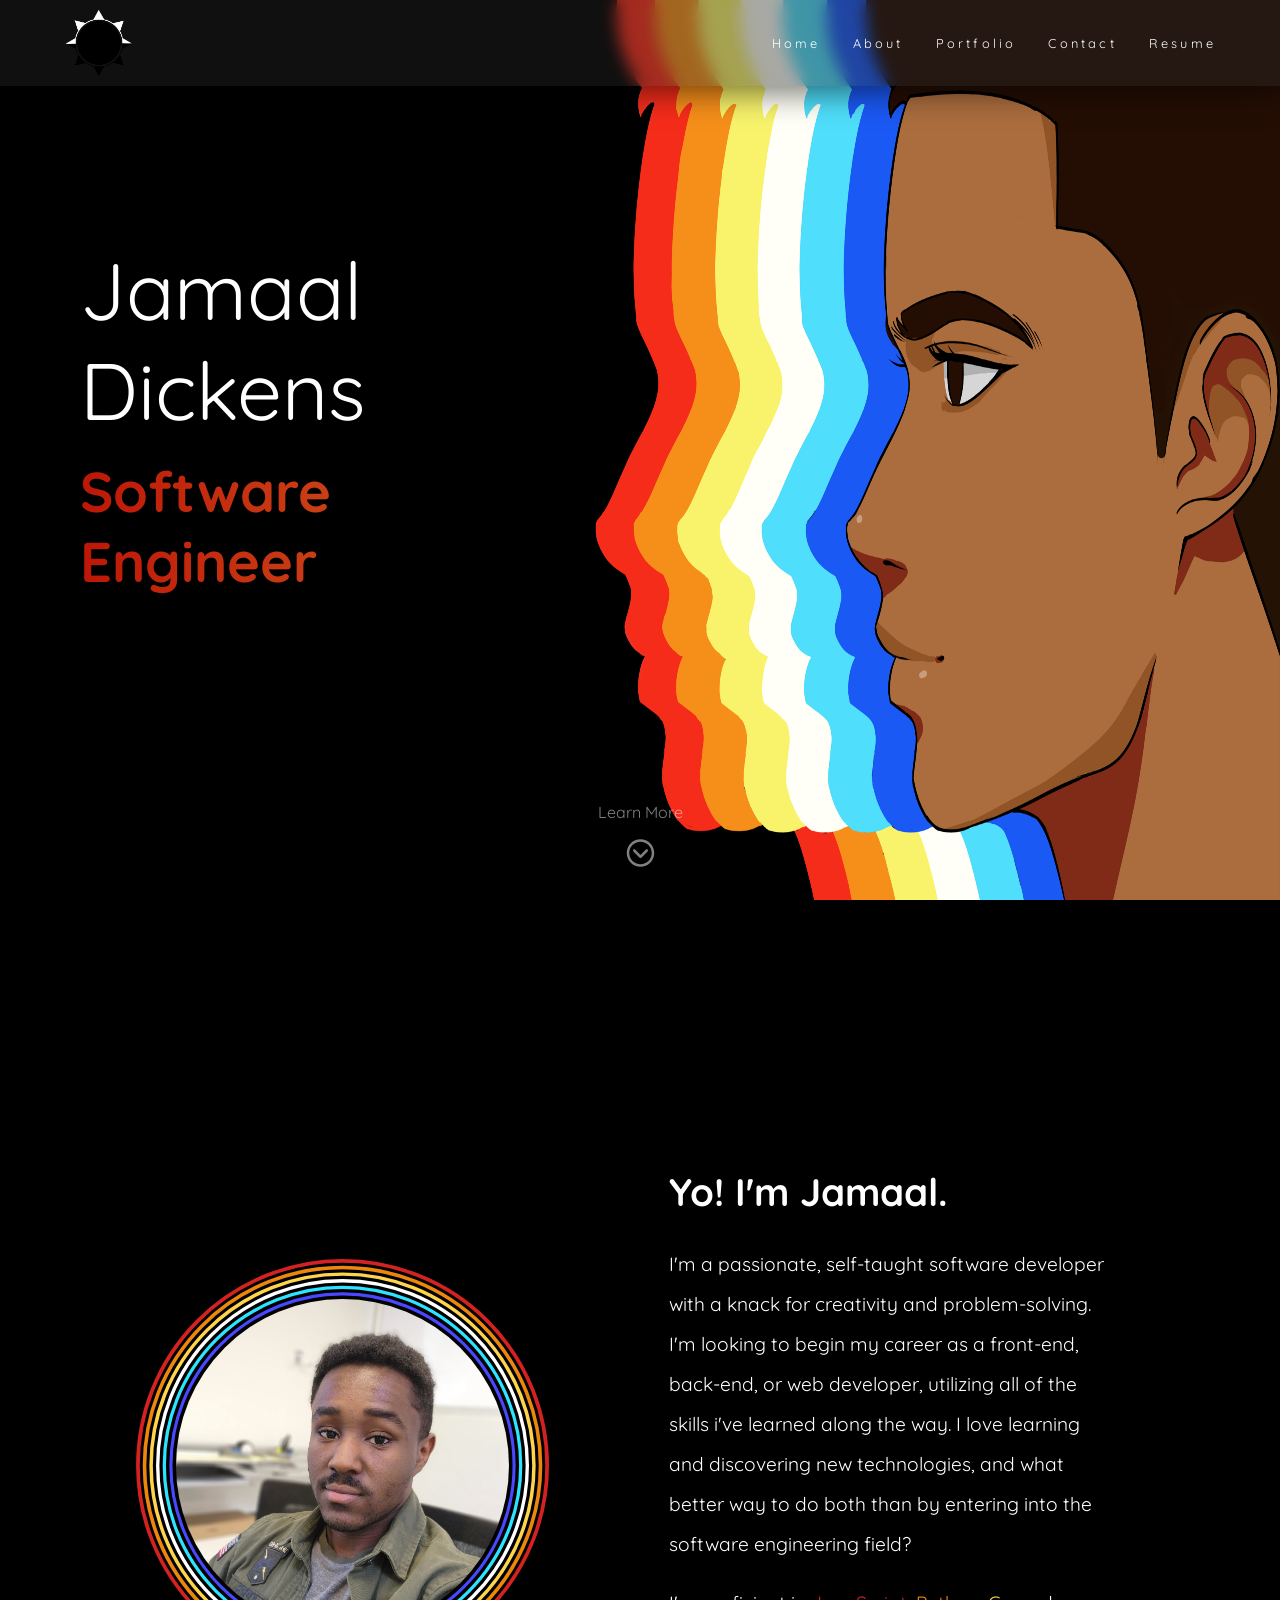
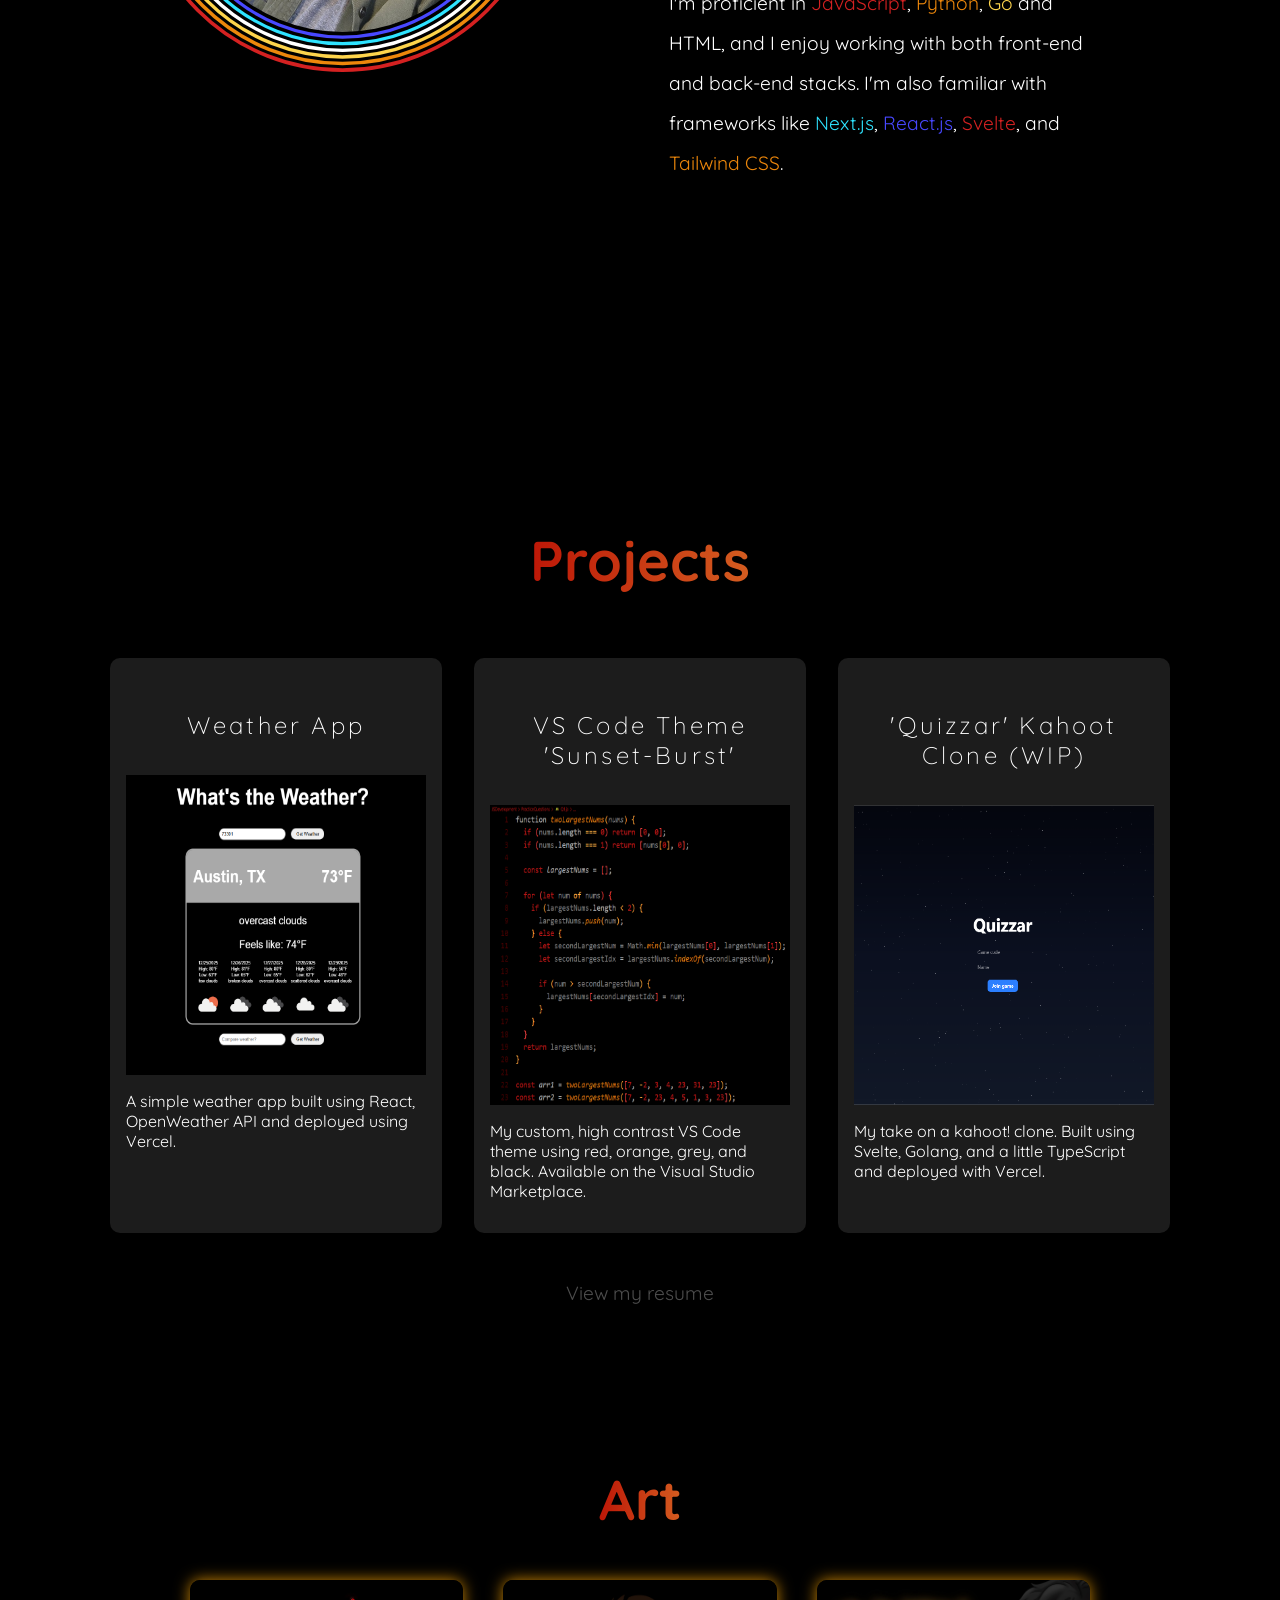
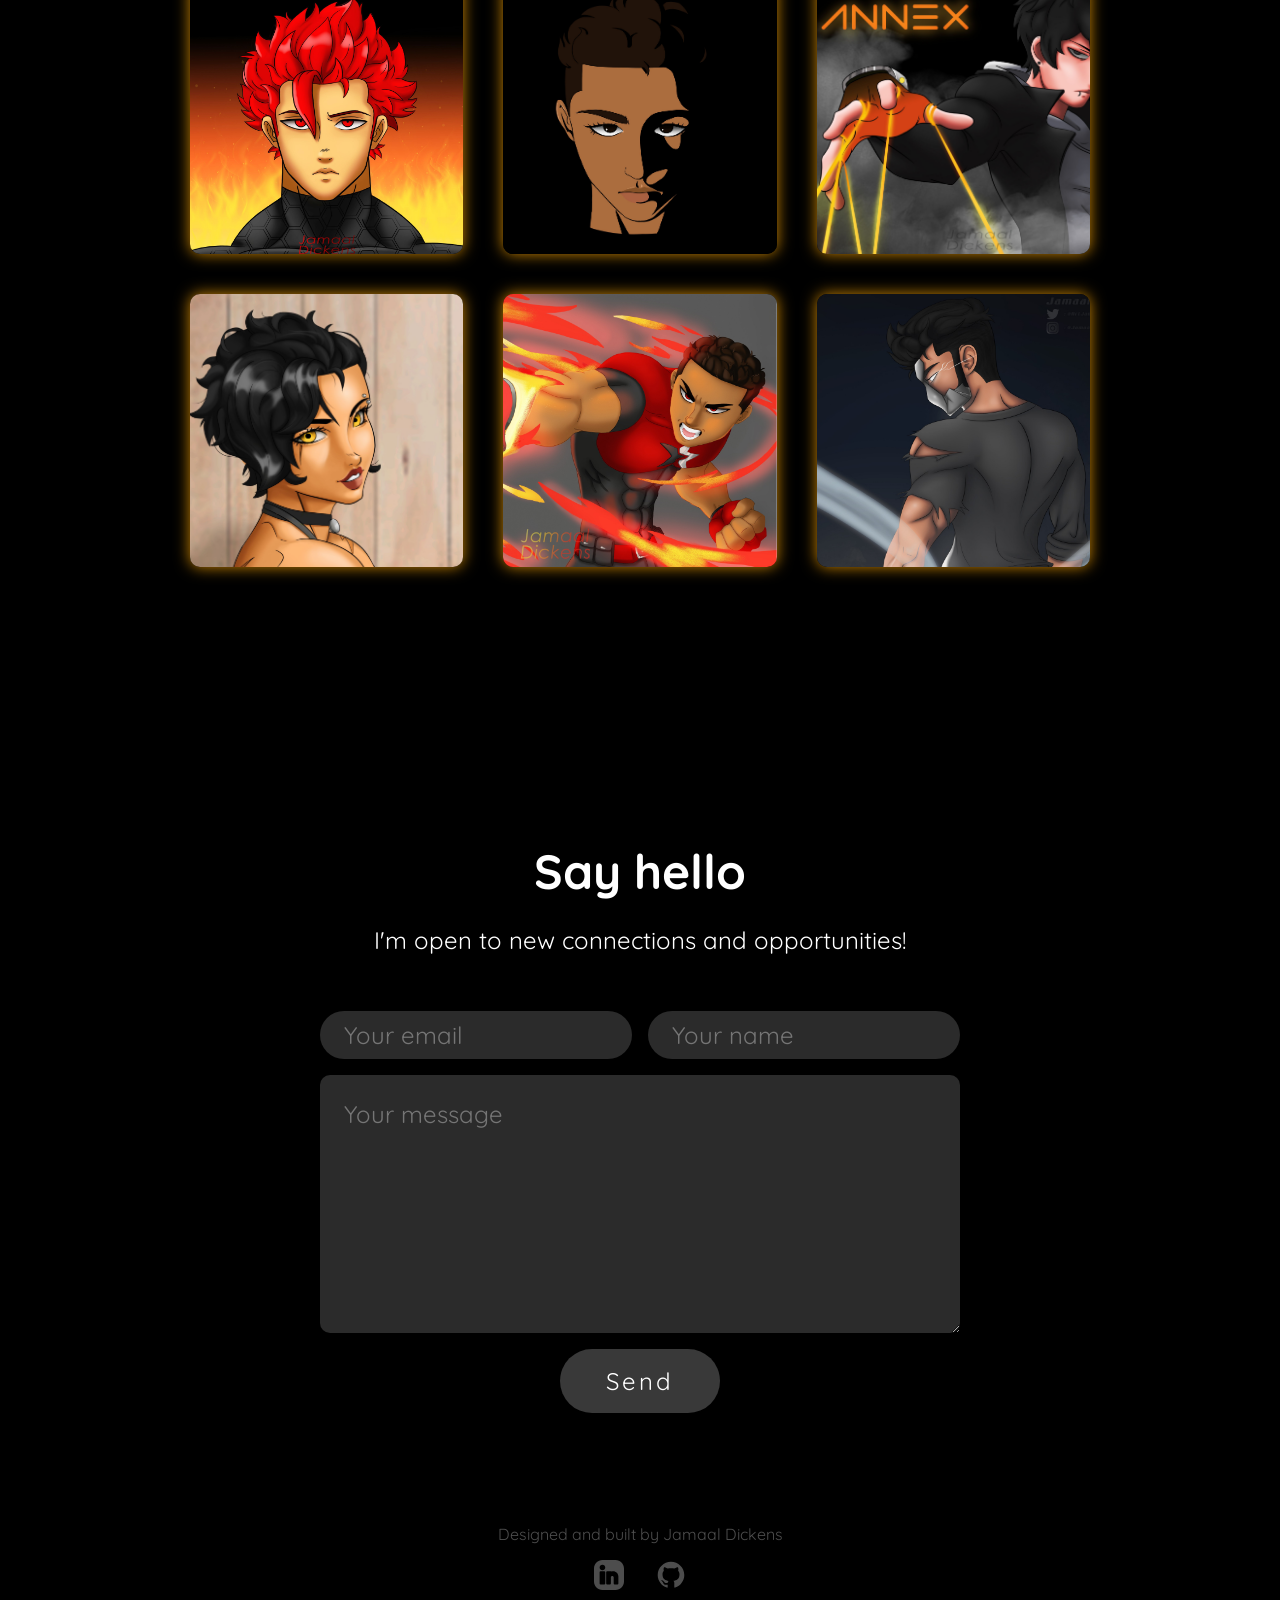
<file: index.html>
<!DOCTYPE html>
<html lang="en">
  <head>
    <meta charset="UTF-8" />
    <meta name="viewport" content="width=device-width, initial-scale=1.0" />
    <link rel="stylesheet" href="style.css" />
    <link rel="icon" type="image/png" href="pics/favicon.png">
    <title>Jamaal Dickens</title>
  </head>

  <body class="body">
    <section id="home">
      <div class="center">
        <header class="header">
          <p class="me">Jamaal Dickens</p>
          <h1 class="my-title">Software Engineer</h1>

          <a href="#about" class="learn-more">
            <p>Learn More</p>
            <svg class="chevron" viewBox="0 0 24 24" aria-hidden="true">
              <path
                d="M3 12C3 7.02944 7.02944 3 12 3C16.9706 3 21 7.02944 21 12C21 16.9706 16.9706 21 12 21C7.02944 21 3 16.9706 3 12ZM12 1C5.92487 1 1 5.92487 1 12C1 18.0751 5.92487 23 12 23C18.0751 23 23 18.0751 23 12C23 5.92487 18.0751 1 12 1ZM7.70711 9.29289C7.31658 8.90237 6.68342 8.90237 6.29289 9.29289C5.90237 9.68342 5.90237 10.3166 6.29289 10.7071L11.2929 15.7071C11.6834 16.0976 12.3166 16.0976 12.7071 15.7071L17.7071 10.7071C18.0976 10.3166 18.0976 9.68342 17.7071 9.29289C17.3166 8.90237 16.6834 8.90237 16.2929 9.29289L12 13.5858L7.70711 9.29289Z"
              />
            </svg>
          </a>
        </header>
      </div>
    </section>

    <div class="nav-bar">
      <nav class="main-links">
        <a href="#home" class="main-link-btn logo"></a>
        <a href="#home" class="main-link-btn">Home</a>
        <a href="#about" class="main-link-btn">About</a>
        <a href="#portfolio" class="main-link-btn">Portfolio</a>
        <a href="#contact" class="main-link-btn">Contact</a>
        <a href="SE Resume.pdf" target="_blank" class="main-link-btn">Resume</a>
      </nav>
    </div>

    <section id="about">
      <div class="about-me">
        <div class="profile-wrap">
          <img src="pics/Me.jpg" alt="" class="profile-pic" />
          <div class="ring ring-1"><div class="inner-ring"></div></div>
          <div class="ring ring-2"><div class="inner-ring"></div></div>
          <div class="ring ring-3"><div class="inner-ring"></div></div>
          <div class="ring ring-4"><div class="inner-ring"></div></div>
          <div class="ring ring-5"><div class="inner-ring"></div></div>
          <div class="ring ring-6"><div class="inner-ring"></div></div>
        </div>

        <div class="description">
          <h2>Yo! I'm Jamaal.</h2>
          <p>
            I'm a passionate, self-taught software developer with a knack for
            creativity and problem-solving. I'm looking to begin my career as a
            front-end, back-end, or web developer, utilizing all of the skills
            i've learned along the way. I love learning and discovering new
            technologies, and what better way to do both than by entering into
            the software engineering field?
          </p>
          <p>
            I'm proficient in
            <span style="color: rgb(212, 33, 33)">JavaScript</span>,
            <span style="color: rgb(237, 135, 11)">Python</span>,
            <span style="color: rgb(253, 212, 76)">Go</span> and HTML, and I
            enjoy working with both front-end and back-end stacks. I'm also
            familiar with frameworks like
            <span style="color: rgb(46, 227, 255)">Next.js</span>,
            <span style="color: rgb(72, 72, 255)">React.js</span>,
            <span style="color: rgb(212, 33, 33)">Svelte</span>, and
            <span style="color: rgb(237, 135, 11)">Tailwind CSS</span>.
          </p>
        </div>
      </div>
    </section>

    <section id="portfolio">
      <h1>Projects</h1>

      <div class="card-list">
        <a
          href="https://github.com/Ecliperr/weatherapp"
          target="_blank"
          rel="noopener noreferrer"
          class="card"
        >
          <h2>Weather App</h2>
          <img style="width: 300px; height: 300px" src="pics/WeatherApp.png" />
          <p>
            A simple weather app built using React, OpenWeather API and deployed
            using Vercel.
          </p>
        </a>

        <a
          href="https://marketplace.visualstudio.com/items?itemName=Ecliperr.sunset-burst"
          target="_blank"
          rel="noopener noreferrer"
          class="card"
        >
          <h2>VS Code Theme 'Sunset-Burst'</h2>
          <img style="width: 300px; height: 300px" src="pics/js.png" />
          <p>
            My custom, high contrast VS Code theme using red, orange, grey, and
            black. Available on the Visual Studio Marketplace.
          </p>
        </a>

        <a href="" target="_blank" rel="noopener noreferrer" class="card">
          <h2>'Quizzar' Kahoot Clone (WIP)</h2>
          <img style="width: 300px; height: 300px" src="pics/quizzar.png" />
          <p>
            My take on a kahoot! clone. Built using Svelte, Golang, and a little
            TypeScript and deployed with Vercel.
          </p>
        </a>
      </div>

      <a
        href="SE Resume.pdf"
        target="_blank"
        rel="noopener noreferrer"
        class="resume"
        >View my resume</a
      >
    </section>

    <section id="art">
      <h1>Art</h1>
      
      <div class="grid-container">
        <a
          href="https://www.artstation.com/artwork/2xk3oa"
          target="_blank"
          class="grid-item item-1"
        ></a>
        <a
          href="https://www.artstation.com/artwork/YKPRXq"
          target="_blank"
          class="grid-item item-2"
        ></a>
        <a
          href="https://www.artstation.com/artwork/e0EoJX"
          target="_blank"
          class="grid-item item-3"
        ></a>
        <a
          href="https://www.artstation.com/artwork/PoBvd3"
          target="_blank"
          class="grid-item item-4"
        ></a>
        <a
          href="https://www.artstation.com/artwork/5XPEXz"
          target="_blank"
          class="grid-item item-5"
        ></a>
        <a
          href="https://www.artstation.com/artwork/ykLwgK"
          target="_blank"
          class="grid-item item-6"
        ></a>
      </div>
    </section>

    <section id="contact">
      <div class="contact-content">
        <h2>Say hello</h2>
        <p>I'm open to new connections and opportunities!</p>
        <form
          action="https://api.web3forms.com/submit"
          method="POST"
          class="contact-form"
        >
          <div class="input-row">
            <input
              type="hidden"
              name="access_key"
              value="062c0c7b-817e-41ab-b730-bb58b81996f3"
            />
            <input
              type="text"
              name="email "
              placeholder="Your email"
              required
            />
            <input type="text" name="name" placeholder="Your name" required />
          </div>
          <textarea
            rows="7"
            cols="45"
            name="message"
            placeholder="Your message"
            required
          ></textarea>
          <button class="btn" type="submit">Send</button>
        </form>
      </div>

      <footer>
        <a href="https://github.com/Ecliperr/PortfolioSite" target="_blank" class="repo-link"
          >Designed and built by Jamaal Dickens</a
        >
        <div class="social-links">
          <a
            href="https://linkedin.com/in/jamaal-dickens-04a477217"
            target="_blank"
            class="social-links"
          >
            <svg class="social-link" viewBox="0 0 32 32">
              <path
                d="M23,0H9C4,0,0,4,0,9v14c0,5,4,9,9,9h14c5,0,9-4,9-9V9C32,4,28,0,23,0z M12,25c0,0.6-0.4,1-1,1H7c-0.6,0-1-0.4-1-1V13
	            c0-0.6,0.4-1,1-1h4c0.6,0,1,0.4,1,1V25z M9,11c-1.7,0-3-1.3-3-3s1.3-3,3-3s3,1.3,3,3S10.7,11,9,11z M26,25c0,0.6-0.4,1-1,1h-3
	            c-0.6,0-1-0.4-1-1v-3.5v-1v-2c0-0.8-0.7-1.5-1.5-1.5S18,17.7,18,18.5v2v1V25c0,0.6-0.4,1-1,1h-3c-0.6,0-1-0.4-1-1V13
	            c0-0.6,0.4-1,1-1h4c0.3,0,0.5,0.1,0.7,0.3c0.6-0.2,1.2-0.3,1.8-0.3c3,0,5.5,2.5,5.5,5.5V25z"
              />
            </svg>
          </a>
          <a
            href="https://github.com/Ecliperr"
            target="_blank"
            class="social-links"
          >
            <svg class="social-link" viewBox="0 0 15 15">
              <path
                d="M7.49936 0.850006C3.82767 0.850006 0.849976 3.8273 0.849976 7.50023C0.849976 10.4379 2.75523 12.9306 5.39775 13.8104C5.73047 13.8712 5.85171 13.6658 5.85171 13.4895C5.85171 13.3315 5.846 12.9135 5.84273 12.3587C3.99301 12.7604 3.60273 11.4671 3.60273 11.4671C3.30022 10.6988 2.86423 10.4942 2.86423 10.4942C2.26044 10.0819 2.90995 10.0901 2.90995 10.0901C3.57742 10.137 3.9285 10.7755 3.9285 10.7755C4.52167 11.7916 5.48512 11.4981 5.86396 11.3279C5.92438 10.8984 6.09625 10.6053 6.28608 10.4391C4.80948 10.2709 3.25695 9.70063 3.25695 7.15241C3.25695 6.42615 3.51618 5.83298 3.94157 5.368C3.87299 5.1998 3.64478 4.52375 4.00689 3.60807C4.00689 3.60807 4.56494 3.42926 5.83538 4.28941C6.36568 4.14204 6.93477 4.06856 7.50018 4.0657C8.06518 4.06856 8.63386 4.14204 9.16498 4.28941C10.4346 3.42926 10.9918 3.60807 10.9918 3.60807C11.3548 4.52375 11.1266 5.1998 11.0584 5.368C11.4846 5.83298 11.7418 6.42615 11.7418 7.15241C11.7418 9.70716 10.1868 10.2693 8.70571 10.4338C8.94412 10.6392 9.15681 11.045 9.15681 11.6655C9.15681 12.5542 9.14865 13.2715 9.14865 13.4895C9.14865 13.6675 9.26867 13.8745 9.60588 13.8095C12.2464 12.9282 14.15 10.4375 14.15 7.50023C14.15 3.8273 11.1723 0.850006 7.49936 0.850006Z"
              />
            </svg>
          </a>
        </div>
      </footer>
    </section>

    <script src="script.js"></script>
  </body>
</html>
</file>
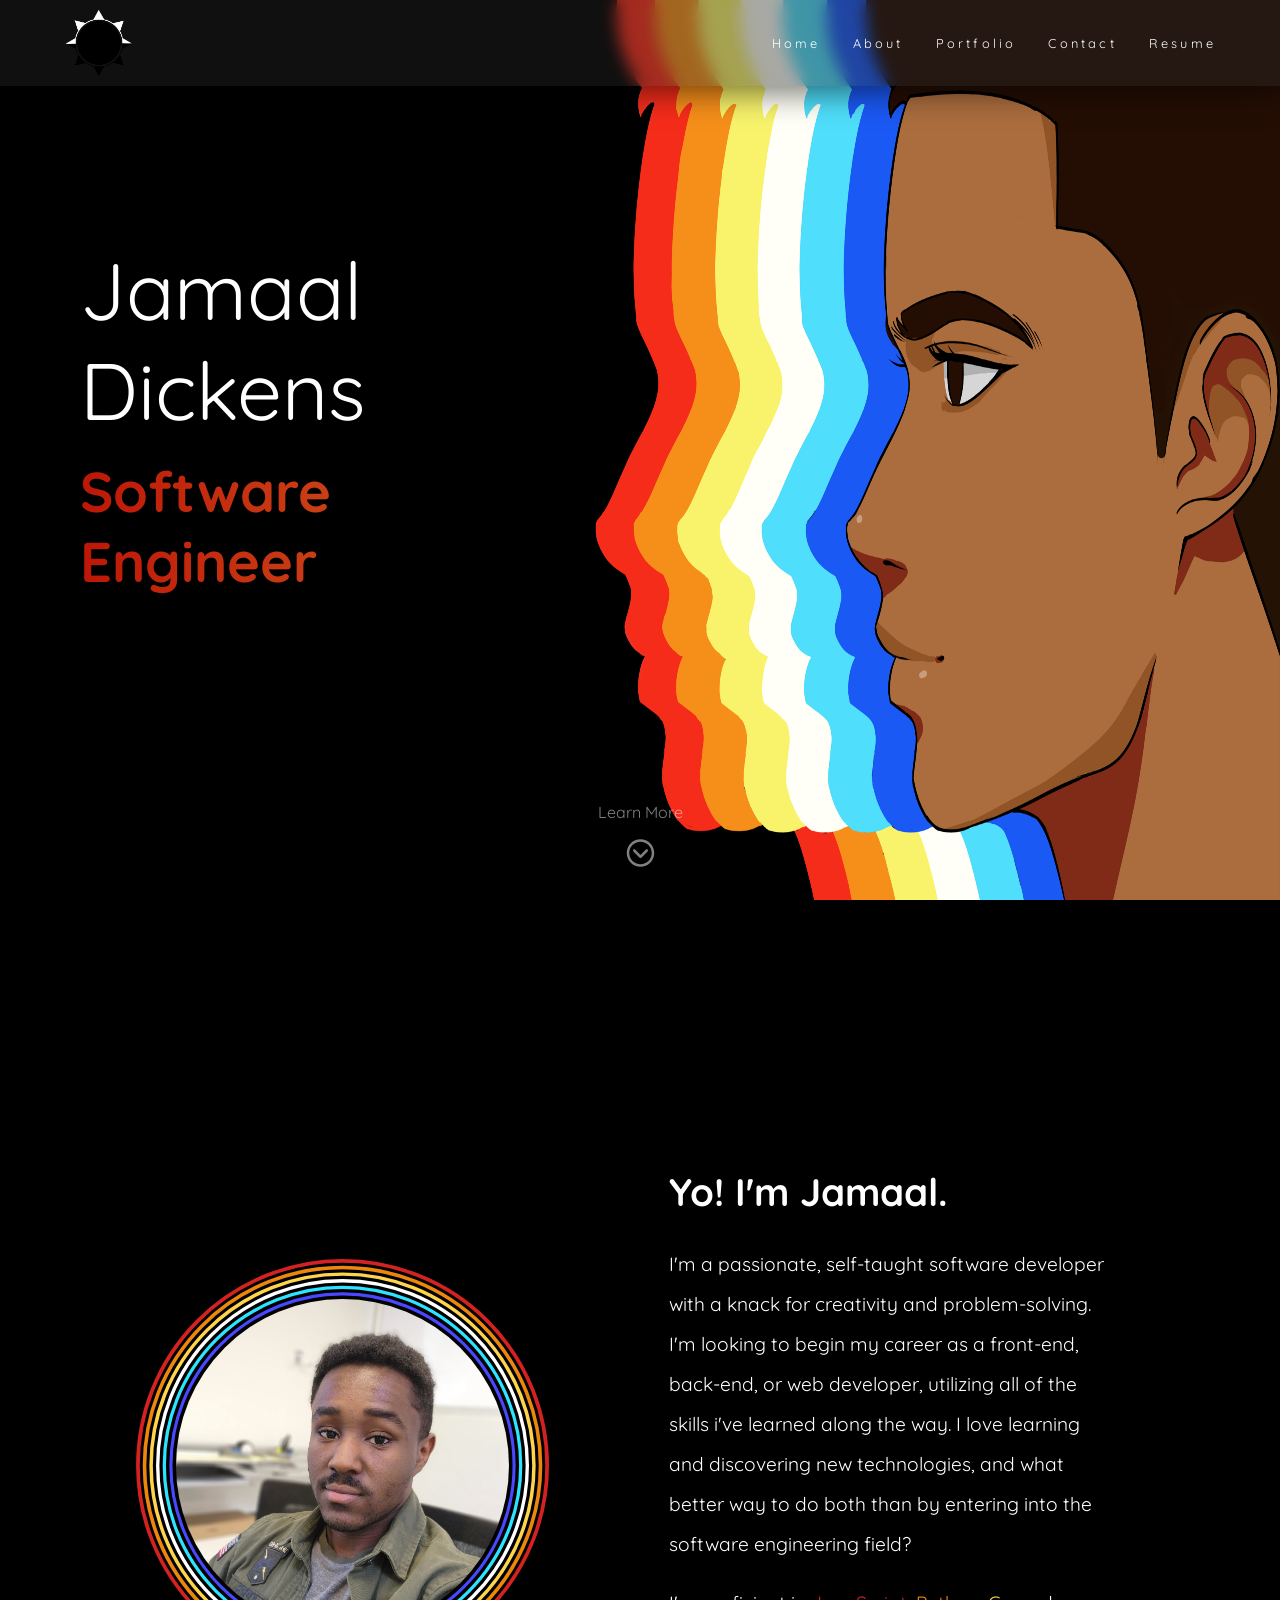
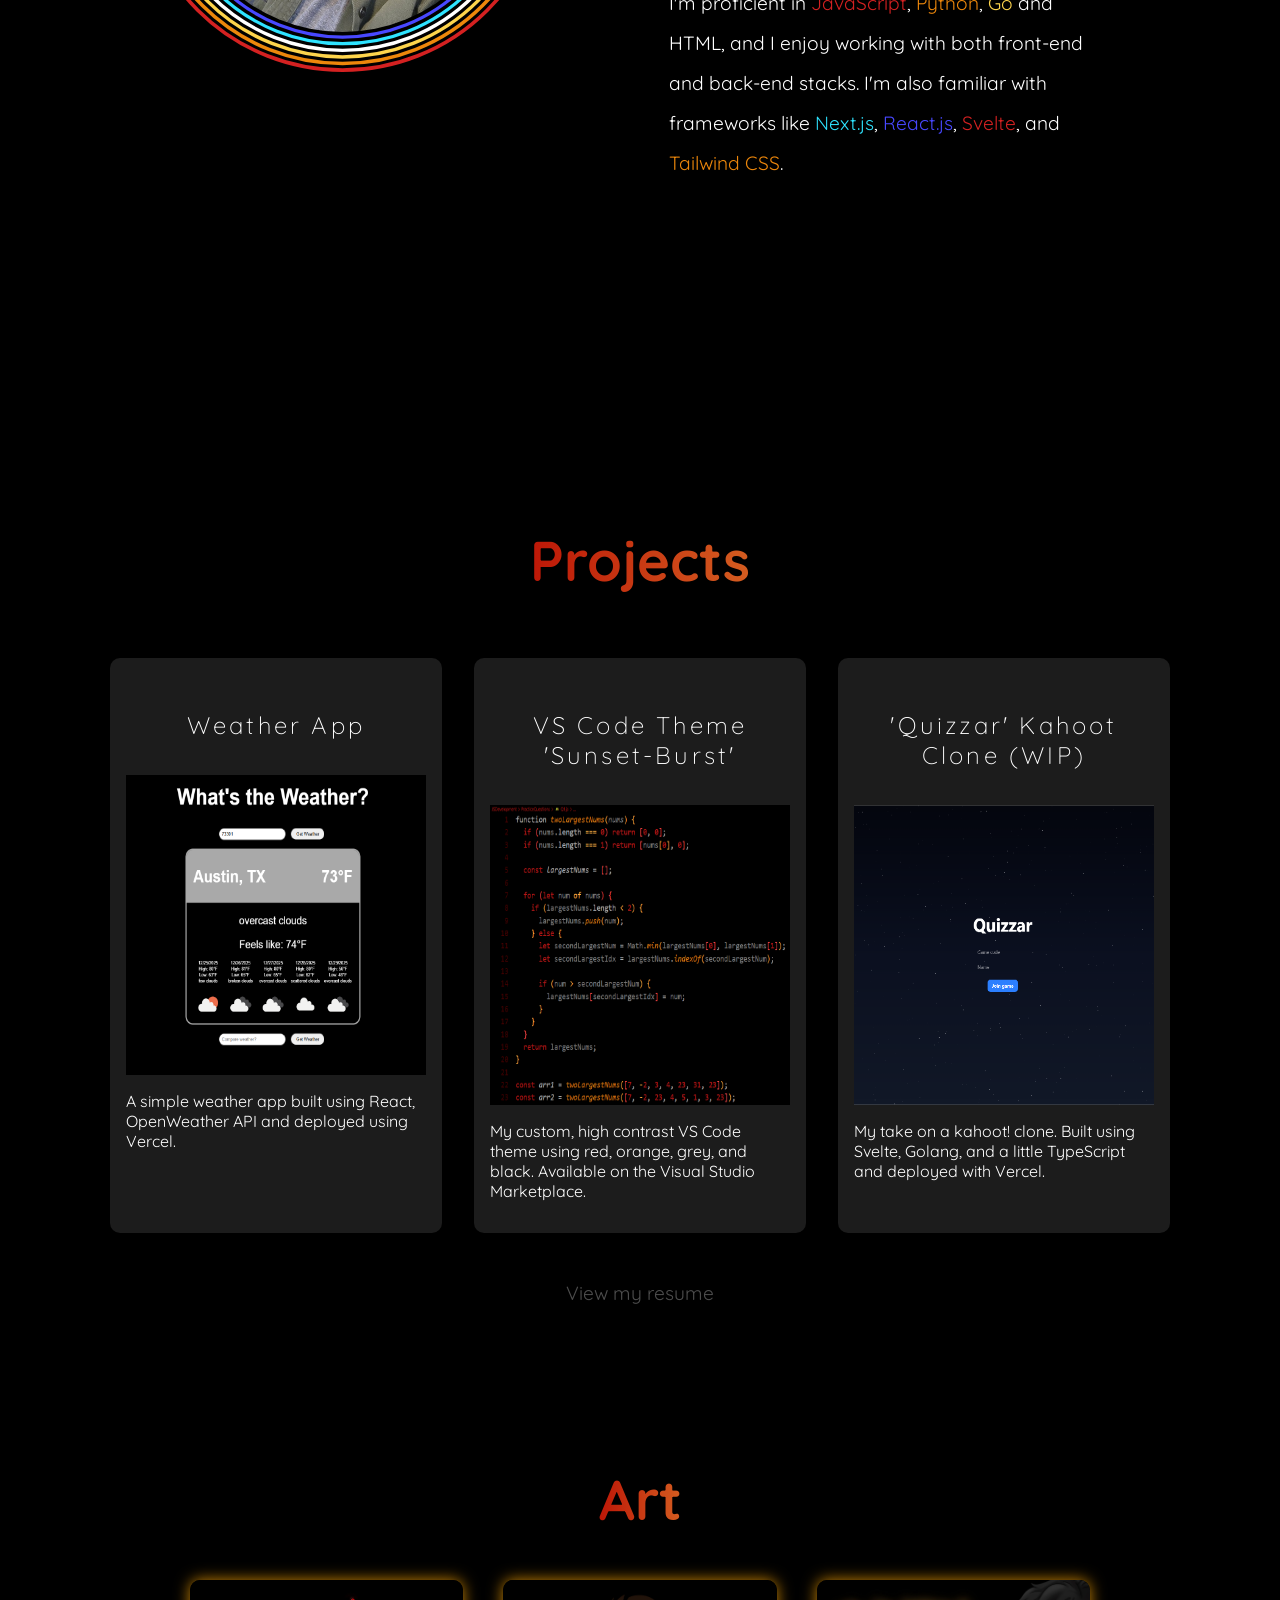
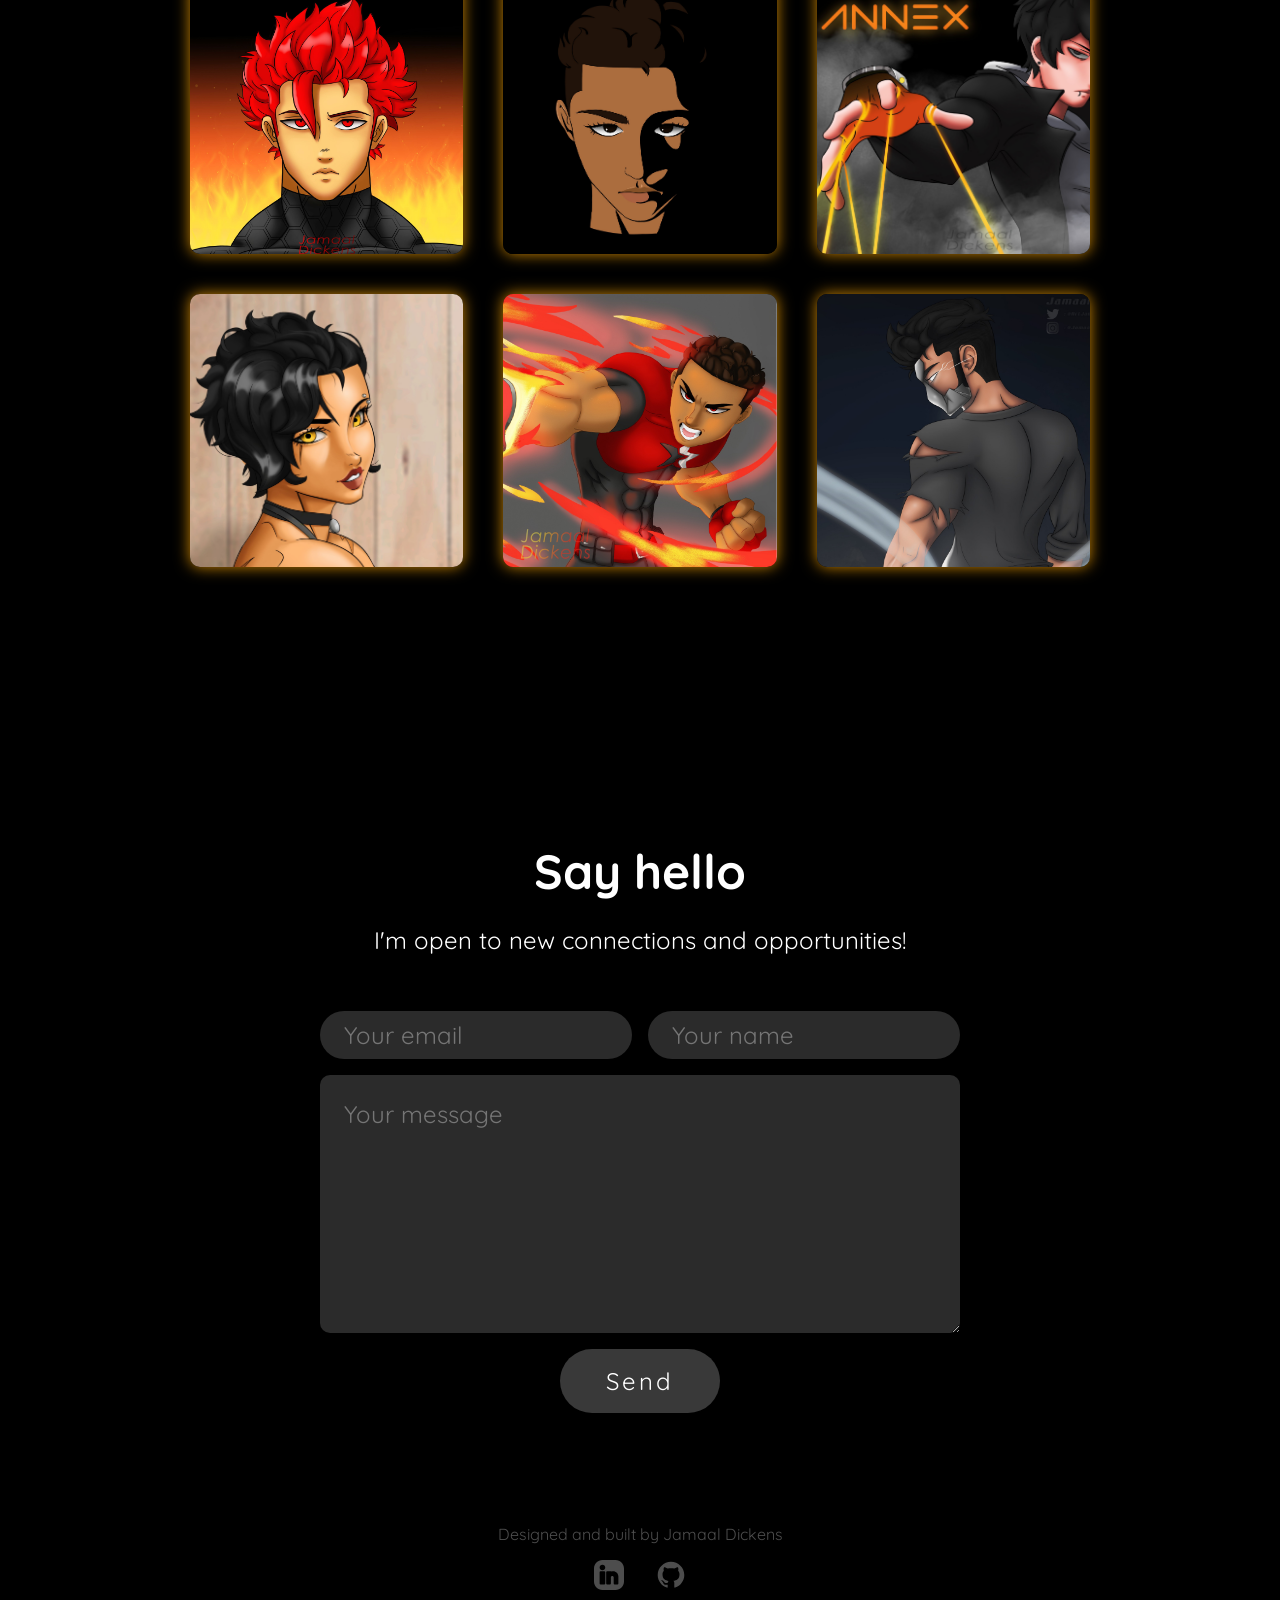
<file: MyWebsite.html>
<!DOCTYPE html>
<html lang="en">
  <head>
    <meta charset="UTF-8" />
    <meta name="viewport" content="width=device-width, initial-scale=1.0" />
    <link rel="stylesheet" href="style.css" />
    <title>Portfolio</title>
  </head>

  <body class="body">
    <section id="home">
      <div class="center">
        <header class="header">
          <p class="me">Jamaal Dickens</p>
          <h1 class="my-title">Software Engineer</h1>

          <a href="#about" class="learn-more">
            <p>Learn More</p>
            <svg class="chevron" viewBox="0 0 24 24" aria-hidden="true">
              <path
                d="M3 12C3 7.02944 7.02944 3 12 3C16.9706 3 21 7.02944 21 12C21 16.9706 16.9706 21 12 21C7.02944 21 3 16.9706 3 12ZM12 1C5.92487 1 1 5.92487 1 12C1 18.0751 5.92487 23 12 23C18.0751 23 23 18.0751 23 12C23 5.92487 18.0751 1 12 1ZM7.70711 9.29289C7.31658 8.90237 6.68342 8.90237 6.29289 9.29289C5.90237 9.68342 5.90237 10.3166 6.29289 10.7071L11.2929 15.7071C11.6834 16.0976 12.3166 16.0976 12.7071 15.7071L17.7071 10.7071C18.0976 10.3166 18.0976 9.68342 17.7071 9.29289C17.3166 8.90237 16.6834 8.90237 16.2929 9.29289L12 13.5858L7.70711 9.29289Z"
              />
            </svg>
          </a>
        </header>
      </div>
    </section>

    <div class="nav-bar">
      <nav class="main-links">
        <a href="#home" class="main-link-btn logo"></a>
        <a href="#home" class="main-link-btn">Home</a>
        <a href="#about" class="main-link-btn">About</a>
        <a href="#portfolio" class="main-link-btn">Portfolio</a>
        <a href="#contact" class="main-link-btn">Contact</a>
        <a href="SE Resume.pdf" target="_blank" class="main-link-btn">Resume</a>
      </nav>
    </div>

    <section id="about">
      <div class="about-me">
        <div class="profile-wrap">
          <img src="pics/Me.jpg" alt="" class="profile-pic" />
          <div class="ring ring-1"><div class="inner-ring"></div></div>
          <div class="ring ring-2"><div class="inner-ring"></div></div>
          <div class="ring ring-3"><div class="inner-ring"></div></div>
          <div class="ring ring-4"><div class="inner-ring"></div></div>
          <div class="ring ring-5"><div class="inner-ring"></div></div>
          <div class="ring ring-6"><div class="inner-ring"></div></div>
        </div>

        <div class="description">
          <h2>Yo! I'm Jamaal.</h2>
          <p>
            I'm a passionate, self-taught software developer with a knack for
            creativity and problem-solving. I'm looking to begin my career as a
            front-end, back-end, or web developer, utilizing all of the skills
            i've learned along the way. I love learning and discovering new
            technologies, and what better way to do both than by entering into
            the software engineering field?
          </p>
          <p>
            I'm proficient in
            <span style="color: rgb(212, 33, 33)">JavaScript</span>,
            <span style="color: rgb(237, 135, 11)">Python</span>,
            <span style="color: rgb(253, 212, 76)">Go</span> and HTML, and I
            enjoy working with both front-end and back-end stacks. I'm also
            familiar with frameworks like
            <span style="color: rgb(46, 227, 255)">Next.js</span>,
            <span style="color: rgb(72, 72, 255)">React.js</span>,
            <span style="color: rgb(212, 33, 33)">Svelte</span>, and
            <span style="color: rgb(237, 135, 11)">Tailwind CSS</span>.
          </p>
        </div>
      </div>
    </section>

    <section id="portfolio">
      <h1>Projects</h1>

      <div class="card-list">
        <a
          href="https://github.com/Ecliperr/weatherapp"
          target="_blank"
          rel="noopener noreferrer"
          class="card"
        >
          <h2>Weather App</h2>
          <img style="width: 300px; height: 300px" src="pics/WeatherApp.png" />
          <p>
            A simple weather app built using React, OpenWeather API and deployed
            using Vercel.
          </p>
        </a>

        <a
          href="https://marketplace.visualstudio.com/items?itemName=Ecliperr.sunset-burst"
          target="_blank"
          rel="noopener noreferrer"
          class="card"
        >
          <h2>VS Code Theme 'Sunset-Burst'</h2>
          <img style="width: 300px; height: 300px" src="pics/js.png" />
          <p>
            My custom, high contrast VS Code theme using red, orange, grey, and
            black. Available on the Visual Studio Marketplace.
          </p>
        </a>

        <a href="" target="_blank" rel="noopener noreferrer" class="card">
          <h2>'Quizzar' Kahoot Clone (WIP)</h2>
          <img style="width: 300px; height: 300px" src="pics/quizzar.png" />
          <p>
            My take on a kahoot! clone. Built using Svelte, Golang, and a little
            TypeScript and deployed with Vercel.
          </p>
        </a>
      </div>

      <a
        href="SE Resume.pdf"
        target="_blank"
        rel="noopener noreferrer"
        class="resume"
        >View my resume</a
      >
    </section>

    <section id="art">
      <h1>Art</h1>
      
      <div class="grid-container">
        <a
          href="https://www.artstation.com/artwork/2xk3oa"
          target="_blank"
          class="grid-item item-1"
        ></a>
        <a
          href="https://www.artstation.com/artwork/YKPRXq"
          target="_blank"
          class="grid-item item-2"
        ></a>
        <a
          href="https://www.artstation.com/artwork/e0EoJX"
          target="_blank"
          class="grid-item item-3"
        ></a>
        <a
          href="https://www.artstation.com/artwork/PoBvd3"
          target="_blank"
          class="grid-item item-4"
        ></a>
        <a
          href="https://www.artstation.com/artwork/5XPEXz"
          target="_blank"
          class="grid-item item-5"
        ></a>
        <a
          href="https://www.artstation.com/artwork/ykLwgK"
          target="_blank"
          class="grid-item item-6"
        ></a>
      </div>
    </section>

    <section id="contact">
      <div class="contact-content">
        <h2>Say hello</h2>
        <p>I'm open to new connections and opportunities!</p>
        <form
          action="https://api.web3forms.com/submit"
          method="POST"
          class="contact-form"
        >
          <div class="input-row">
            <input
              type="hidden"
              name="access_key"
              value="062c0c7b-817e-41ab-b730-bb58b81996f3"
            />
            <input
              type="text"
              name="email "
              placeholder="Your email"
              required
            />
            <input type="text" name="name" placeholder="Your name" required />
          </div>
          <textarea
            rows="7"
            cols="45"
            name="message"
            placeholder="Your message"
            required
          ></textarea>
          <button class="btn" type="submit">Send</button>
        </form>
      </div>

      <footer>
        <a href="https://github.com/Ecliperr" target="_blank" class="repo-link"
          >Designed and built by Jamaal Dickens</a
        >
        <div class="social-links">
          <a
            href="https://linkedin.com/in/jamaal-dickens-04a477217"
            target="_blank"
            class="social-links"
          >
            <svg class="social-link" viewBox="0 0 32 32">
              <path
                d="M23,0H9C4,0,0,4,0,9v14c0,5,4,9,9,9h14c5,0,9-4,9-9V9C32,4,28,0,23,0z M12,25c0,0.6-0.4,1-1,1H7c-0.6,0-1-0.4-1-1V13
	            c0-0.6,0.4-1,1-1h4c0.6,0,1,0.4,1,1V25z M9,11c-1.7,0-3-1.3-3-3s1.3-3,3-3s3,1.3,3,3S10.7,11,9,11z M26,25c0,0.6-0.4,1-1,1h-3
	            c-0.6,0-1-0.4-1-1v-3.5v-1v-2c0-0.8-0.7-1.5-1.5-1.5S18,17.7,18,18.5v2v1V25c0,0.6-0.4,1-1,1h-3c-0.6,0-1-0.4-1-1V13
	            c0-0.6,0.4-1,1-1h4c0.3,0,0.5,0.1,0.7,0.3c0.6-0.2,1.2-0.3,1.8-0.3c3,0,5.5,2.5,5.5,5.5V25z"
              />
            </svg>
          </a>
          <a
            href="https://github.com/Ecliperr"
            target="_blank"
            class="social-links"
          >
            <svg class="social-link" viewBox="0 0 15 15">
              <path
                d="M7.49936 0.850006C3.82767 0.850006 0.849976 3.8273 0.849976 7.50023C0.849976 10.4379 2.75523 12.9306 5.39775 13.8104C5.73047 13.8712 5.85171 13.6658 5.85171 13.4895C5.85171 13.3315 5.846 12.9135 5.84273 12.3587C3.99301 12.7604 3.60273 11.4671 3.60273 11.4671C3.30022 10.6988 2.86423 10.4942 2.86423 10.4942C2.26044 10.0819 2.90995 10.0901 2.90995 10.0901C3.57742 10.137 3.9285 10.7755 3.9285 10.7755C4.52167 11.7916 5.48512 11.4981 5.86396 11.3279C5.92438 10.8984 6.09625 10.6053 6.28608 10.4391C4.80948 10.2709 3.25695 9.70063 3.25695 7.15241C3.25695 6.42615 3.51618 5.83298 3.94157 5.368C3.87299 5.1998 3.64478 4.52375 4.00689 3.60807C4.00689 3.60807 4.56494 3.42926 5.83538 4.28941C6.36568 4.14204 6.93477 4.06856 7.50018 4.0657C8.06518 4.06856 8.63386 4.14204 9.16498 4.28941C10.4346 3.42926 10.9918 3.60807 10.9918 3.60807C11.3548 4.52375 11.1266 5.1998 11.0584 5.368C11.4846 5.83298 11.7418 6.42615 11.7418 7.15241C11.7418 9.70716 10.1868 10.2693 8.70571 10.4338C8.94412 10.6392 9.15681 11.045 9.15681 11.6655C9.15681 12.5542 9.14865 13.2715 9.14865 13.4895C9.14865 13.6675 9.26867 13.8745 9.60588 13.8095C12.2464 12.9282 14.15 10.4375 14.15 7.50023C14.15 3.8273 11.1723 0.850006 7.49936 0.850006Z"
              />
            </svg>
          </a>
        </div>
      </footer>
    </section>

    <script src="script.js"></script>
  </body>
</html>
</file>
<file: style.css>
@import url("https://fonts.googleapis.com/css2?family=Quicksand:wght@400;600&display=swap");

html {
  scroll-behavior: smooth;
}

.body {
  background-color: rgb(0, 0, 0);
  color: white;
  font-family: "Quicksand", system-ui, -apple-system, sans-serif;
  margin: 0;
  min-height: 100svh;
  display: flex;
  flex-direction: column;
  align-items: center;
  justify-content: center;
  position: relative;
}

::-webkit-scrollbar {
  width: 8px;
}

::-webkit-scrollbar-track {
  background: transparent;
}

::-webkit-scrollbar-thumb {
  background: rgba(255, 167, 4, 0.5);
  border-radius: 10px;
}

::-webkit-scrollbar-thumb:hover {
  background: rgba(255, 167, 4, 0.8);
}

#home {
  background-image: url(pics/SpectrumFlip.png);
  background-repeat: no-repeat;
  background-size: 160% 100%;
  background-position: right;
  width: 100%;
  min-height: 100vh;
  position: relative;
}

.center {
  display: grid;
  grid-template-columns: 2fr 3fr;
  height: 100vh;
}

.header {
  display: flex;
  flex-direction: column;
  justify-content: center;
  align-items: center;
  margin-left: 5rem;
  gap: 1rem;
  /* border: 1px dashed red; */
}

.learn-more {
  position: absolute;
  left: 50%;
  bottom: 2rem;
  display: flex;
  flex-direction: column;
  text-decoration: none;
  align-items: center;
  color: rgba(255, 255, 255, 0.5);
  opacity: 1;

  transform: translateX(-50%);
  transition: transform 0.2s ease, opacity 0.15s linear;
}

.learn-more:hover {
  transform: translateX(-50%) scale(1.2);
}

.chevron {
  width: 30px;
  height: 30px;
  fill: currentColor;
  animation: bounce 3s infinite;
}

.about-me {
  display: grid;
  grid-template-columns: 1fr 2fr;
  align-items: center;
  font-size: 1.5rem;
  line-height: 2.5rem;
  gap: 5rem;
  margin: 0rem 3rem;
  padding: 15rem 8rem;
  /* border: 1px dashed red; */
}

.description {
  margin-left: 5rem;
  font-size: clamp(1rem, 1.5vw, 2.5rem);
}

.description h2 {
  font-size: clamp(2rem, 3vw, 4rem);
}

.profile-wrap {
  position: relative;
  width: clamp(180px, 26vw, 600px);
  height: auto;
  /* border: 1px dashed red; */
}

.profile-pic {
  max-width: 100%;
  width: clamp(180px, 26vw, 600px);
  height: auto;
  object-fit: cover;
  border-radius: 50%;
  transform: none;
  z-index: 1;
}

.ring {
  position: absolute;
  max-width: 100%;
  width: clamp(180px, 26vw, 600px);
  height: clamp(180px, 26vw, 600px);
  z-index: 0;
  inset: 0;
  border-radius: 50%;
}

.inner-ring {
  position: absolute;
  inset: 0;
  border: 3px solid currentColor;
  border-radius: 50%;
  transform-origin: center;
  transform: scale(1);
  animation: rings 2s ease-in-out infinite;
  animation-play-state: paused;
  transition: transform 0.2s ease;
}

.profile-wrap:hover .inner-ring {
  animation-play-state: running;
}

.profile-wrap:not(:hover) .inner-ring {
  animation: none;
  transform: scale(1);
}

.ring-1 {
  transform: scale(1.04);
  color: rgb(72, 72, 255);
}
.ring-2 {
  transform: scale(1.08);
  color: rgb(46, 227, 255);
}
.ring-3 {
  transform: scale(1.12);
  color: rgb(255, 255, 255);
}
.ring-4 {
  transform: scale(1.16);
  color: rgb(253, 212, 76);
}
.ring-5 {
  transform: scale(1.2);
  color: rgb(237, 135, 11);
}
.ring-6 {
  transform: scale(1.24);
  color: rgb(212, 33, 33);
}

.ring-1 .inner-ring {
  animation-delay: 0s;
}
.ring-2 .inner-ring {
  animation-delay: 0.15s;
}
.ring-3 .inner-ring {
  animation-delay: 0.3s;
}
.ring-4 .inner-ring {
  animation-delay: 0.45s;
}
.ring-5 .inner-ring {
  animation-delay: 0.6s;
}
.ring-6 .inner-ring {
  animation-delay: 0.75s;
}

footer {
  display: flex;
  flex-direction: column;
  align-items: center;
  justify-content: center;
  margin: 8rem 0 3rem;
  gap: 1rem;
}

.repo-link {
  text-decoration: none;
  color: rgba(255, 255, 255, 0.3);
  transition: transform 0.2s ease-in-out;
}

.repo-link:hover {
  transform: scale(1.2);
  background: linear-gradient(
    90deg,
    #bd1707 0%,
    #d56021 35%,
    #ffd27d 50%,
    #d56021 65%,
    #bd1707 100%
  );
  background-size: 300% 100%;
  background-position: 300% 50%;
  background-clip: text;
  -webkit-background-clip: text;
  color: transparent;
  font-weight: bold;
  animation: title-glow 8s linear infinite;
  will-change: text-shadow, background-position;
  cursor: pointer;
}

.social-link {
  width: 30px;
  height: 30px;
  fill: currentColor;
  transition: transform 0.2s ease;
}

.social-links {
  display: flex;
  flex-direction: row;
  align-items: center;
  color: rgba(255, 255, 255, 0.3);
  gap: 2rem;
}

.social-link:hover {
  transform: scale(1.3);
  color: rgba(237, 135, 11);
}

.nav-bar {
  background-color: rgba(40, 40, 40, 0.4);
  backdrop-filter: blur(8px);
  -webkit-backdrop-filter: blur(8px);
  width: 100vw;
  align-items: center;
  position: fixed;
  top: 0px;
  box-shadow: 0 8px 30px rgba(0, 0, 0, 0.5);
  transition: transform 0.6s ease-in-out;
  z-index: 2;
}

.nav-bar.hide {
  transform: translateY(-100%);
}

.main-links {
  display: flex;
  justify-content: right;
  align-items: center;
  gap: clamp(0.5rem, 3vw, 2rem);
  padding: 0.5rem 4rem;
}

.main-link-btn {
  font-size: 0.8rem;
  text-decoration: none;
  color: white;
  letter-spacing: 0.2rem;
}

.main-link-btn:hover {
  text-decoration: underline;
}

.logo {
  background-image: url(pics/Eclipse\ Logo.png);
  background-size: cover;
  display: flex;
  height: 70px;
  width: 70px;
  border-radius: 50%;
  margin-right: auto;
  transition: filter 0.2s ease;
}

.logo:hover {
  cursor: pointer;
  filter: drop-shadow(0 0px 15px rgba(255, 255, 255, 0.45));
  box-sizing: border-box;
}

.intro {
  font-size: clamp(0.7rem, 2vw, 1rem);
  position: relative;
  top: 1.5rem;
  right: 12.7rem;
  justify-self: start;
  gap: clamp(-7ch, -6vw, -4ch);
  margin: 0;
  padding: 0;
  cursor: default;
}

.me {
  font-size: clamp(3rem, 9vw, 5rem);
  padding: 0;
  margin: 0;
  cursor: default;
  /* border: 1px dashed red; */
}

.my-title {
  font-size: clamp(2rem, 5.5vw, 3.5rem);
  margin: 0 0 4rem 0;
  background: linear-gradient(
    90deg,
    #bd1707 0%,
    #d56021 35%,
    #ffd27d 50%,
    #d56021 65%,
    #bd1707 100%
  );
  background-size: 300% 100%;
  background-position: 300% 50%;
  background-clip: text;
  -webkit-background-clip: text;
  color: transparent;
  font-weight: bold;
  transition: opacity 250ms ease;
  animation: title-glow 8s linear infinite;
  will-change: text-shadow, background-position;
  cursor: default;
  /* border: 1px dashed red; */
}

.my-title.is-fading {
  opacity: 0;
}

#portfolio {
  display: flex;
  flex-direction: column;
  align-items: center;
  justify-content: center;
  min-height: 100vh;
}

.resume {
  text-decoration: none;
  font-size: 1.2rem;
  color: rgba(255, 255, 255, 0.3);
  transition: transform 0.3s ease;
  margin-top: 2rem;
}

.resume:hover {
  transform: scale(1.2);
  color: rgba(237, 135, 11);
}

h1 {
  font-size: 3.5rem;
  background: linear-gradient(
    90deg,
    #bd1707 0%,
    #d56021 35%,
    #ffd27d 50%,
    #d56021 65%,
    #bd1707 100%
  );
  background-size: 300% 100%;
  background-position: 300% 50%;
  background-clip: text;
  -webkit-background-clip: text;
  color: transparent;
  font-weight: bold;
  animation: title-glow 8s linear infinite;
  will-change: text-shadow, background-position;
  cursor: default;
}

.btn {
  border: 0;
  border-radius: 5rem;
  height: 4rem;
  width: clamp(8rem, 15vw, 10rem);
  background-color: rgba(72, 72, 72, 0.8);
  color: white;
  font-size: 1.5rem;
  letter-spacing: 0.2rem;
  font: inherit;
  transition: 0.2s ease-in-out;
  cursor: pointer;
}

.btn:hover {
  opacity: 80%;
  transform: scale(1.1);
}

.btn:active {
  background-color: rgb(255, 167, 4, 0.738);
  transition: 0s;
}

.card-list {
  display: flex;
  /* border: 1px dashed red; */
}

.card {
  background-color: rgba(72, 72, 72, 0.4);
  border-radius: 10px;
  padding: 1rem;
  margin: 1rem;
  color: white;
  text-decoration: none;
  width: clamp(300px, 22vw, 500px);
  display: flex;
  flex-direction: column;
  justify-items: center;
  align-items: center;
  overflow: hidden;
  transition: transform 0.4s ease, box-shadow 0.2s ease, opacity 0.2s ease;
}

.card:hover {
  box-shadow: 0 0px 25px rgba(255, 167, 4, 0.8);
  transform: scale(1.1);
}

.card-list:hover .card:not(:hover) {
  transform: scale(0.9);
  opacity: 0.7;
}

.card h2 {
  text-align: center;
  text-wrap: balance;
  letter-spacing: 0.2rem;
  font-weight: 300;
  padding: 1rem;
}

.card-link:hover {
  text-decoration: underline;
}

#art {
  display: flex;
  flex-direction: column;
  align-items: center;
  justify-content: center;
  min-height: 100vh;
}

.grid-container {
  display: grid;
  grid-template-columns: repeat(3, 1fr);
  gap: 2.5rem;
  width: 900px;
}

.grid-item {
  aspect-ratio: 1;
  border-radius: 10px;
  transition: transform 0.3s ease;
  transform-origin: center;
  box-shadow: 0px 0px 15px rgba(255, 167, 4, 0.8);
}

.item-1 {
  background-image: url(pics/Stare-Down-Redux-thumbnail.jpg);
  background-size: cover;
}

.item-2 {
  background-image: url(pics/2022-thumbnail.jpg);
  background-size: cover;
}

.item-3 {
  background-image: url(pics/Annex-thumbnail.jpg);
  background-size: cover;
}

.item-4 {
  background-image: url(pics/Angel-thumbnail.jpg);
  background-size: cover;
}

.item-5 {
  background-image: url(pics/Zero-Attack-Fire-thumbnail.jpg);
  background-size: cover;
}

.item-6 {
  background-image: url(pics/Infinity-thumbnail.jpg);
  background-size: cover;
}

.grid-item:hover {
  transform: scale(1.25);
  z-index: 1;
}

.grid-container:hover .grid-item:not(:hover) {
  transform: scale(0.9);
}

#contact {
  display: flex;
  flex-direction: column;
  align-items: center;
  padding: 5rem 0 0 0;
  min-height: 100vh;
  scroll-margin-top: -80px;
  justify-content: flex-start;
  /* border: 1px dashed red; */
}

.contact-content {
  flex: 1;
  display: flex;
  flex-direction: column;
  align-items: center;
  justify-content: center;
  font-size: 1.5rem;
}

.contact-content h2 {
  font-size: 3rem;
  margin-bottom: 0;
}

footer {
  margin: 0;
  padding: 2rem;
}

.contact-form {
  display: flex;
  flex-direction: column;
  align-items: center;
  justify-content: center;
  margin-top: 2rem;
  width: 50vw;
  max-width: 800px;
}

.input-row {
  display: grid;
  grid-template-columns: 1fr 1fr;
  gap: 1rem;
  width: 100%;
}

.contact-form input,
.contact-form textarea {
  width: 100%;
  border: none;
  padding: 1.5rem;
  box-sizing: border-box;
}

.contact-form input {
  border-radius: 5rem;
  background-color: rgba(72, 72, 72, 0.6);
  height: 0.5rem;
  font: inherit;
  transition: 0.2s ease-in-out;
}

input:focus {
  outline: none;
  background-color: rgba(78, 63, 36, 0.6);
  border: 2px solid rgba(255, 191, 72, 1);
  box-shadow: 0px 0px 15px rgba(255, 167, 4, 0.8);
  color: white;
}

textarea {
  background-color: rgba(72, 72, 72, 0.6);
  border-radius: 10px;
  margin: 1rem 0rem;
  font: inherit;
  resize: vertical;
  transition: 0.2s ease-in-out;
}

textarea:focus {
  outline: none;
  background-color: rgba(78, 63, 36, 0.6);
  border: 2px solid rgba(255, 191, 72, 1);
  box-shadow: 0px 0px 15px rgba(255, 167, 4, 0.8);
  color: white;
}

@keyframes title-glow {
  0% {
    background-position: 300% 50%;
    text-shadow: 0 0 8px rgba(255, 167, 4, 0.15);
  }
  35% {
    text-shadow: 0 0 28px rgba(255, 167, 4, 0.85);
  }
  50% {
    background-position: 150% 50%;
    text-shadow: 0 0 8px rgba(255, 167, 4, 0.15);
  }
  85% {
    text-shadow: 0 0 28px rgba(255, 167, 4, 0.85);
  }
  100% {
    background-position: 0% 50%;
    text-shadow: 0 0 8px rgba(255, 167, 4, 0.15);
  }
}

@keyframes bounce {
  0% {
    transform: translateY(0px);
  }
  20% {
    transform: translateY(10px);
  }
  40%,
  100% {
    transform: translateY(0px);
  }
}

@keyframes rings {
  0% {
    transform: scale(1);
  }
  50% {
    transform: scale(1.05);
  }
  100% {
    transform: scale(1);
  }
}

@media (max-width: 1200px) {
  #home {
    background-size: 200% 100%;
  }

  .center {
    grid-template-columns: 1fr 3fr;
    justify-content: left;
  }

  .header {
    align-items: left;
    margin-left: 2rem;
  }

  .my-title {
    text-align: left;
  }

  .about-me {
    padding: 15rem 3rem;
  }

  .description {
    margin-left: 1rem;
  }

  .card-list {
    flex-direction: column;
    align-items: center;
  }

  .card {
    width: 60vw;
  }

  .contact-form {
    width: 85vw;
  }

  .input-row {
    display: flex;
    flex-direction: column;
  }
}

@media (max-width: 800px) {
  #home {
    background-image: none;
  }

  body {
    max-width: 100%;
    overflow-x: hidden;
  }

  .center {
    grid-template-columns: 1fr;
  }

  .header {
    margin: auto;
  }

  .logo {
    margin-top: 1rem;
    margin-right: 0;
  }

  .main-links {
    gap: 1.5rem;
  }

  .nav-bar {
    display: flex;
    justify-content: center;
    align-items: flex-start;
    top: 60%;
    right: 25px;
    bottom: 0px;
    width: 22vw;
    border-radius: 50px 50px 0 0;
    transition: transform 0.6s ease-in-out, background 0.6s ease-in-out;
  }

  .nav-bar.hide {
    transform: translateY(65%);
    backdrop-filter: none;
    -webkit-backdrop-filter: none;
    background: none;
    box-shadow: none;
  }

  .about-me {
    display: flex;
    flex-direction: column;
    align-items: center;
    padding: 8rem 1rem;
  }

  .intro {
    right: 7.1rem;
  }

  .main-links {
    flex-direction: column;
    align-items: center;
  }

  .contact-content p {
    text-align: center;
    text-wrap: balance;
  }

  .grid-container {
    grid-template-columns: repeat(2, 1fr);
    width: 380px;
  }

  input {
    width: 75vw;
  }

  textarea {
    width: 85vw;
  }
}
</file>
